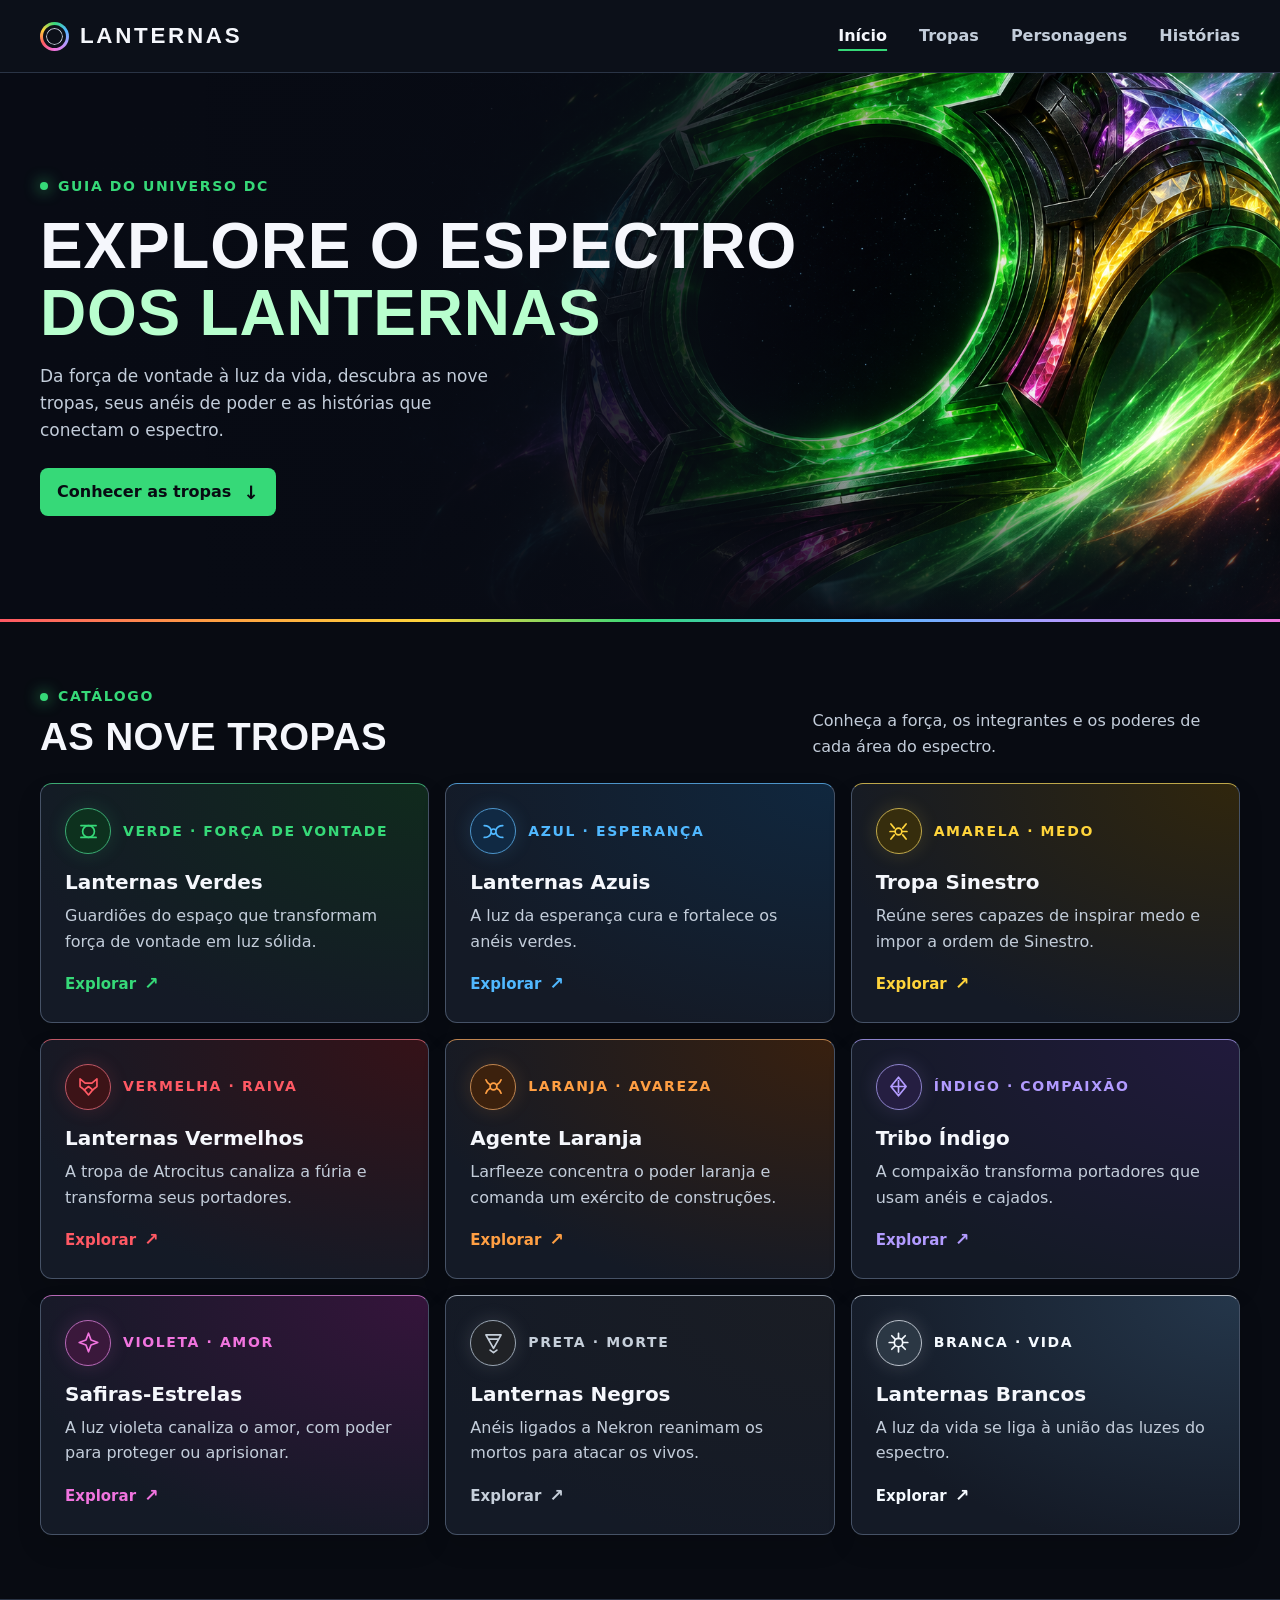
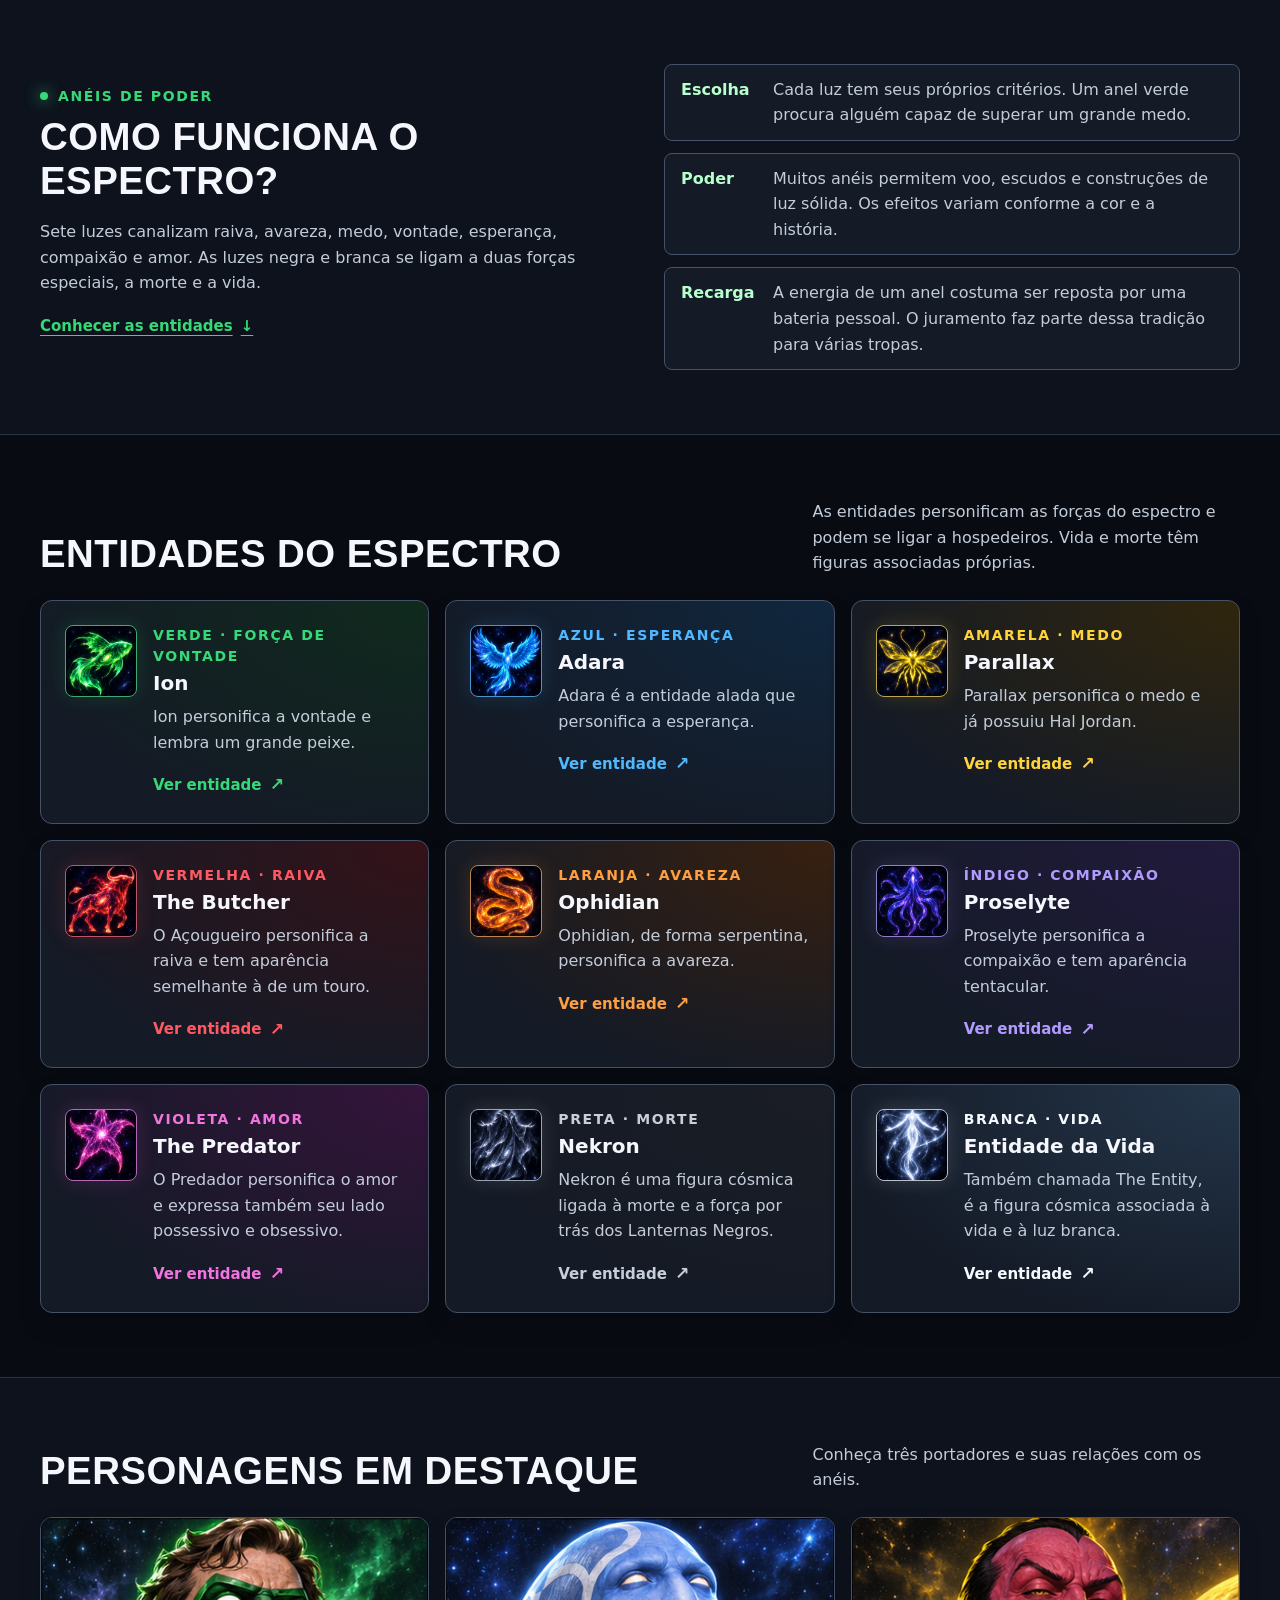
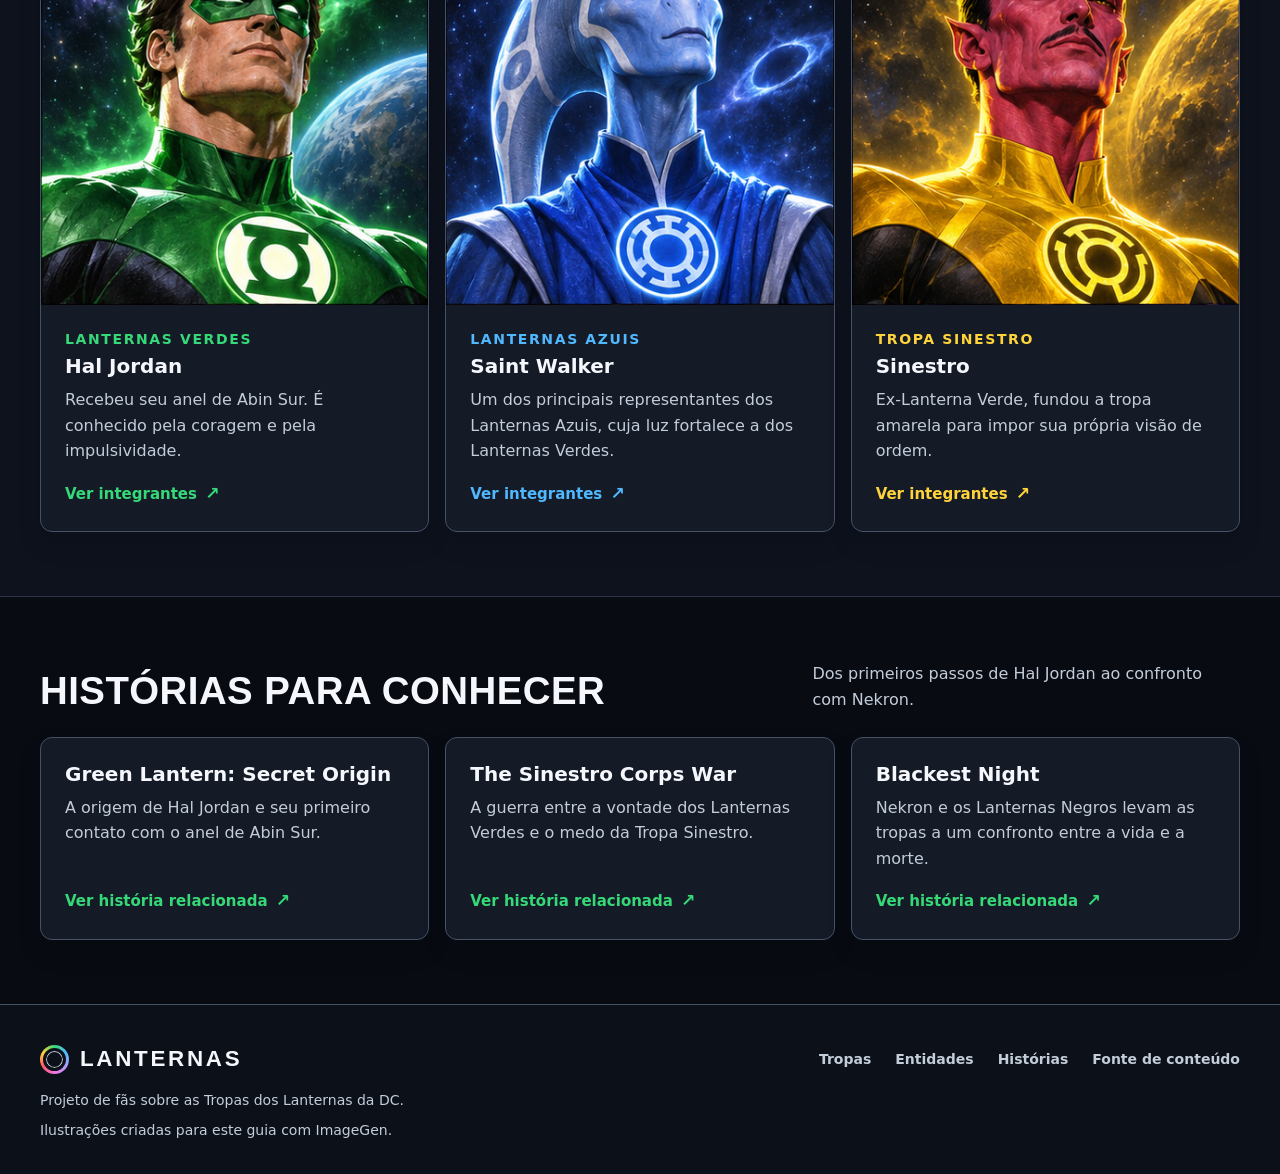
<file: app/index.html>
<!doctype html>
<html lang="pt-BR">
<head>
  <meta charset="utf-8">
  <meta name="viewport" content="width=device-width, initial-scale=1">
  <meta name="description" content="Conheça as nove tropas dos Lanternas da DC, os anéis de poder e as entidades do espectro.">
  <meta name="theme-color" content="#080b12">
  <title>Tropas dos Lanternas | Guia do espectro</title>
  <link rel="stylesheet" href="styles.css">
  <script defer src="conteudo.js"></script>
  <script defer src="site.js"></script>
</head>
<body>
  <a class="skip-link" href="#conteudo">Pular para o conteúdo</a>
  <header class="masthead">
    <div class="wrap header-inner">
      <a class="brand" href="index.html" aria-label="Lanternas, início">
        <span class="brand-mark" aria-hidden="true"></span><span>LANTERNAS</span>
      </a>
      <button class="menu-toggle" type="button" aria-controls="menu-principal" aria-expanded="false" hidden>Menu <span aria-hidden="true">☰</span></button>
      <nav class="main-nav" id="menu-principal" aria-label="Principal">
        <a href="#inicio" aria-current="location">Início</a>
        <a href="#tropas">Tropas</a>
        <a href="#personagens">Personagens</a>
        <a href="#historias">Histórias</a>
      </nav>
    </div>
  </header>
  <main id="conteudo" tabindex="-1">
    <section class="home-hero" id="inicio" aria-labelledby="titulo">
      <div class="wrap hero-inner">
        <p class="eyebrow"><span class="signal" aria-hidden="true"></span> Guia do universo DC</p>
        <h1 id="titulo">Explore o espectro<br><span>dos Lanternas</span></h1>
        <p class="hero-copy">Da força de vontade à luz da vida, descubra as nove tropas, seus anéis de poder e as histórias que conectam o espectro.</p>
        <a class="button button-primary" href="#tropas">Conhecer as tropas <span aria-hidden="true">↓</span></a>
      </div>
    </section>
    <div class="spectrum-rule" aria-hidden="true"></div>
    <section class="wrap section" id="tropas" aria-labelledby="titulo-tropas">
      <div class="section-heading">
        <div>
          <p class="eyebrow"><span class="signal" aria-hidden="true"></span> Catálogo</p>
          <h2 id="titulo-tropas">As nove tropas</h2>
        </div>
        <p>Conheça a força, os integrantes e os poderes de cada área do espectro.</p>
      </div>
      <div class="card-grid" id="grade-tropas"></div>
      <noscript><p>Ative o JavaScript para navegar pelo catálogo. O conteúdo também está no <a href="../docs/Tropas_dos_Lanternas_DC.md">guia em Markdown</a>.</p></noscript>
    </section>
    <section class="section section-band" id="aneis" aria-labelledby="titulo-aneis">
      <div class="wrap ring-panel">
        <div>
          <p class="eyebrow"><span class="signal" aria-hidden="true"></span> Anéis de poder</p>
          <h2 id="titulo-aneis">Como funciona o espectro?</h2>
          <p>Sete luzes canalizam raiva, avareza, medo, vontade, esperança, compaixão e amor. As luzes negra e branca se ligam a duas forças especiais, a morte e a vida.</p>
          <a class="text-link" href="#entidades">Conhecer as entidades <span aria-hidden="true">↓</span></a>
        </div>
        <dl class="ring-facts">
          <div><dt>Escolha</dt><dd>Cada luz tem seus próprios critérios. Um anel verde procura alguém capaz de superar um grande medo.</dd></div>
          <div><dt>Poder</dt><dd>Muitos anéis permitem voo, escudos e construções de luz sólida. Os efeitos variam conforme a cor e a história.</dd></div>
          <div><dt>Recarga</dt><dd>A energia de um anel costuma ser reposta por uma bateria pessoal. O juramento faz parte dessa tradição para várias tropas.</dd></div>
        </dl>
      </div>
    </section>
    <section class="wrap section" id="entidades" aria-labelledby="titulo-entidades">
      <div class="section-heading">
        <div><h2 id="titulo-entidades">Entidades do espectro</h2></div>
        <p>As entidades personificam as forças do espectro e podem se ligar a hospedeiros. Vida e morte têm figuras associadas próprias.</p>
      </div>
      <div class="card-grid" id="grade-entidades"></div>
    </section>
    <section class="section section-band" id="personagens" aria-labelledby="titulo-personagens">
      <div class="wrap">
        <div class="section-heading">
          <div><h2 id="titulo-personagens">Personagens em destaque</h2></div>
          <p>Conheça três portadores e suas relações com os anéis.</p>
        </div>
        <div class="card-grid" id="grade-personagens"></div>
      </div>
    </section>
    <section class="wrap section" id="historias" aria-labelledby="titulo-historias">
      <div class="section-heading">
        <div><h2 id="titulo-historias">Histórias para conhecer</h2></div>
        <p>Dos primeiros passos de Hal Jordan ao confronto com Nekron.</p>
      </div>
      <div class="card-grid" id="grade-historias"></div>
    </section>
  </main>
  <footer class="site-footer">
    <div class="wrap footer-inner">
      <div>
        <a class="brand" href="#inicio"><span class="brand-mark" aria-hidden="true"></span> LANTERNAS</a>
        <p>Projeto de fãs sobre as Tropas dos Lanternas da DC.</p>
        <p class="art-credit">Ilustrações criadas para este guia com ImageGen.</p>
      </div>
      <nav aria-label="Rodapé">
        <a href="#tropas">Tropas</a>
        <a href="#entidades">Entidades</a>
        <a href="#historias">Histórias</a>
        <a href="../docs/Tropas_dos_Lanternas_DC.md">Fonte de conteúdo</a>
      </nav>
    </div>
  </footer>
</body>
</html>
</file>
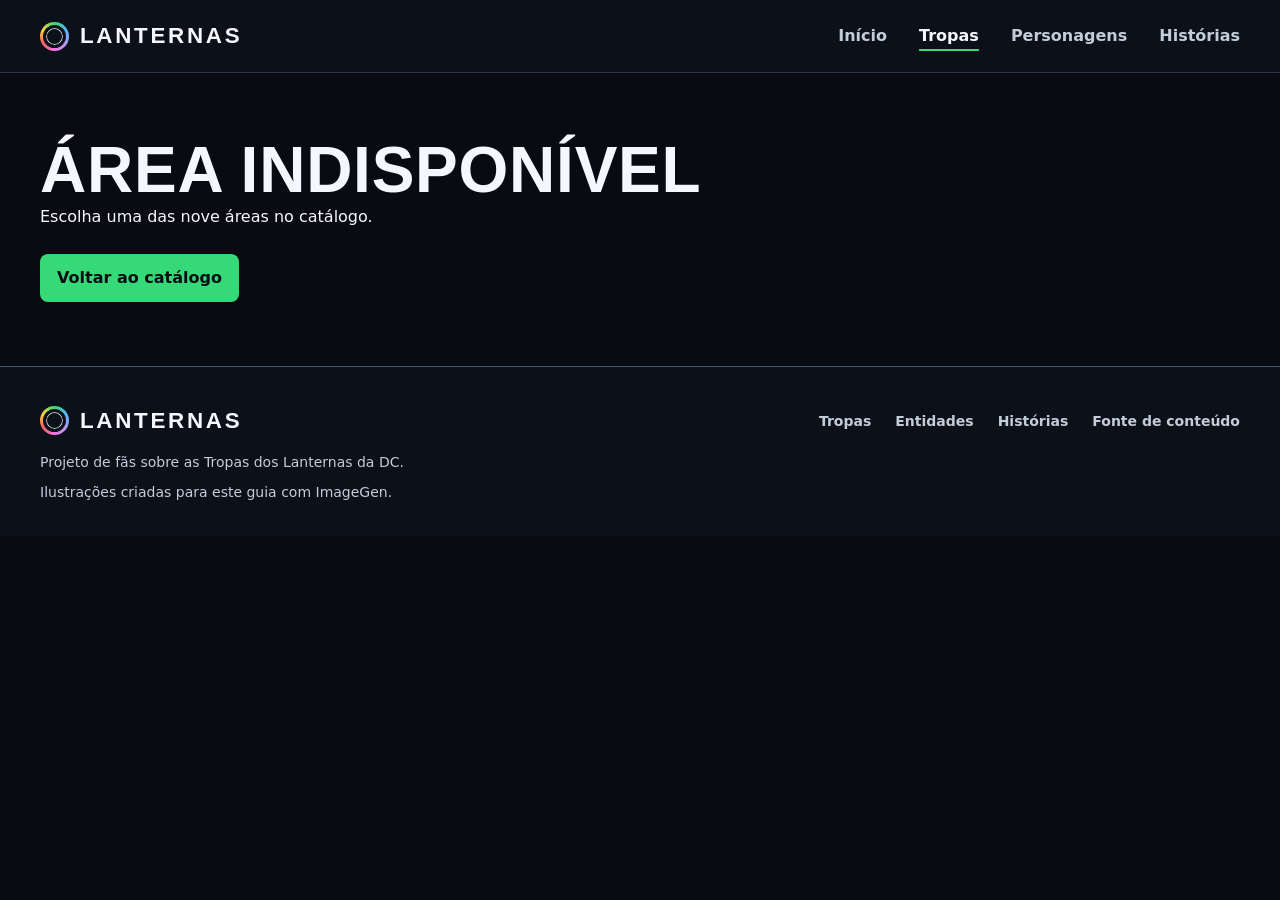
<file: app/tropa.html>
<!doctype html>
<html lang="pt-BR">
<head>
  <meta charset="utf-8">
  <meta name="viewport" content="width=device-width, initial-scale=1">
  <meta name="theme-color" content="#080b12">
  <title>Tropa | Lanternas</title>
  <link rel="stylesheet" href="styles.css">
  <script defer src="conteudo.js"></script>
  <script defer src="site.js"></script>
</head>
<body>
  <a class="skip-link" href="#conteudo">Pular para o conteúdo</a>
  <header class="masthead">
    <div class="wrap header-inner">
      <a class="brand" href="index.html" aria-label="Lanternas, início">
        <span class="brand-mark" aria-hidden="true"></span><span>LANTERNAS</span>
      </a>
      <button class="menu-toggle" type="button" aria-controls="menu-principal" aria-expanded="false" hidden>Menu <span aria-hidden="true">☰</span></button>
      <nav class="main-nav" id="menu-principal" aria-label="Principal">
        <a href="index.html">Início</a>
        <a href="index.html#tropas" aria-current="location">Tropas</a>
        <a href="index.html#personagens">Personagens</a>
        <a href="index.html#historias">Histórias</a>
      </nav>
    </div>
  </header>
  <main id="conteudo" class="troop-page" tabindex="-1">
    <noscript>
      <div class="wrap section"><h1>Área da tropa</h1><p>Ative o JavaScript para abrir esta área ou consulte o <a href="../docs/Tropas_dos_Lanternas_DC.md">guia em Markdown</a>.</p></div>
    </noscript>
  </main>
  <footer class="site-footer">
    <div class="wrap footer-inner">
      <div>
        <a class="brand" href="index.html"><span class="brand-mark" aria-hidden="true"></span> LANTERNAS</a>
        <p>Projeto de fãs sobre as Tropas dos Lanternas da DC.</p>
        <p class="art-credit">Ilustrações criadas para este guia com ImageGen.</p>
      </div>
      <nav aria-label="Rodapé">
        <a href="index.html#tropas">Tropas</a>
        <a href="index.html#entidades">Entidades</a>
        <a href="index.html#historias">Histórias</a>
        <a href="../docs/Tropas_dos_Lanternas_DC.md">Fonte de conteúdo</a>
      </nav>
    </div>
  </footer>
</body>
</html>
</file>
<file: app/styles.css>
:root {
  --bg: #080b12;
  --surface: #141a26;
  --surface-raised: #202939;
  --border: #465266;
  --control-border: #78869a;
  --text: #f5f7fc;
  --text-muted: #c3cdda;
  --focus: #fff;
  --radius-card: 12px;
  --radius-control: 8px;
  --content-width: 1200px;
  --accent: #36d978;
  --glow: #b8ffce;
  --spectrum: linear-gradient(90deg, #ff5964, #ff9f43, #ffd43b, #36d978, #50b8ff, #b29bff, #f174df);
  --heading: "Barlow Condensed", "Arial Narrow", "Franklin Gothic Demi Cond", Impact, sans-serif;
}

[data-area="verde"]   { --area-bg: #071a12; --area-surface: #102a1d; --accent: #36d978; --glow: #b8ffce; }
[data-area="azul"]    { --area-bg: #071629; --area-surface: #10273e; --accent: #50b8ff; --glow: #c6f0ff; }
[data-area="amarela"] { --area-bg: #1b1607; --area-surface: #30260d; --accent: #ffd43b; --glow: #fff1a8; }
[data-area="vermelha"]{ --area-bg: #21090c; --area-surface: #351218; --accent: #ff5964; --glow: #ffc0b8; }
[data-area="laranja"] { --area-bg: #211006; --area-surface: #38200f; --accent: #ff9f43; --glow: #ffd3a0; }
[data-area="indigo"]  { --area-bg: #120d27; --area-surface: #211a3c; --accent: #b29bff; --glow: #e4daff; }
[data-area="violeta"] { --area-bg: #210b25; --area-surface: #35143b; --accent: #f174df; --glow: #ffd4f6; }
[data-area="preta"]   { --area-bg: #090a0d; --area-surface: #1a1d24; --accent: #c6cfda; --glow: #f2f5f8; }
[data-area="branca"]  { --area-bg: #101c2b; --area-surface: #24364a; --accent: #f5faff; --glow: #d2efff; }

*, *::before, *::after { box-sizing: border-box; }

body {
  margin: 0;
  background: var(--bg);
  color: var(--text);
  font-family: Inter, system-ui, sans-serif;
  font-size: 1rem;
  line-height: 1.6;
}

a { color: inherit; }
button { font: inherit; }
p, h1, h2, h3, figure, dl, dd { margin: 0; }
p { max-width: 68ch; }
[id] { scroll-margin-top: 24px; }
[hidden] { display: none !important; }

:focus-visible {
  outline: 3px solid var(--focus);
  outline-offset: 4px;
}

h1, h2 {
  font-family: var(--heading);
  font-weight: 700;
  text-transform: uppercase;
  letter-spacing: .012em;
  overflow-wrap: anywhere;
}

h1 { font-size: clamp(2.25rem, 5vw, 4.5rem); line-height: 1.05; }
h2 { font-size: clamp(1.75rem, 3vw, 2.75rem); line-height: 1.15; }
h3 { font-size: 1.25rem; line-height: 1.25; }

.wrap {
  width: min(var(--content-width), calc(100% - 64px));
  margin-inline: auto;
}

.skip-link {
  position: absolute;
  z-index: 5;
  top: 8px;
  left: 8px;
  padding: 10px 16px;
  background: var(--text);
  color: var(--bg);
  border-radius: var(--radius-control);
  transform: translateY(-150%);
}

.skip-link:focus { transform: none; }

.masthead {
  position: relative;
  z-index: 2;
  background: #0c1019;
  border-bottom: 1px solid #2a3445;
}

.header-inner {
  display: flex;
  align-items: center;
  justify-content: space-between;
  gap: 24px;
  min-height: 72px;
}

.brand {
  display: inline-flex;
  align-items: center;
  gap: 11px;
  min-height: 44px;
  color: var(--text);
  font-family: var(--heading);
  font-size: 1.4rem;
  font-weight: 700;
  letter-spacing: .12em;
  text-decoration: none;
}

.brand-mark {
  width: 29px;
  height: 29px;
  flex: 0 0 29px;
  border-radius: 50%;
  background: conic-gradient(#36d978, #50b8ff, #b29bff, #f174df, #ff5964, #ffd43b, #36d978);
  display: grid;
  place-items: center;
}

.brand-mark::before {
  content: "";
  width: 23px;
  height: 23px;
  border: 3px solid #0c1019;
  border-radius: 50%;
  background: #0c1019;
  box-shadow: inset 0 0 0 1px var(--text-muted);
}

.main-nav { display: flex; align-items: center; gap: 32px; }

.main-nav a, .site-footer nav a {
  display: inline-flex;
  align-items: center;
  min-width: 44px;
  min-height: 44px;
  color: var(--text-muted);
  font-weight: 600;
  text-decoration: none;
}

.main-nav a:hover, .site-footer nav a:hover { color: var(--text); text-decoration: underline; }

.main-nav a[aria-current] {
  color: var(--text);
  text-decoration: underline;
  text-decoration-color: var(--accent);
  text-decoration-thickness: 2px;
  text-underline-offset: 8px;
}

.menu-toggle {
  display: none;
  min-width: 44px;
  min-height: 44px;
  padding: 6px 12px;
  background: var(--surface);
  border: 1px solid var(--control-border);
  border-radius: var(--radius-control);
  color: var(--text);
  font-weight: 600;
  cursor: pointer;
}

.menu-toggle span { margin-inline-start: 4px; }

.home-hero {
  display: grid;
  align-items: center;
  min-height: 546px;
  background-color: #080b14;
  background-image:
    linear-gradient(90deg, #080b14 2%, #080b14f5 24%, #080b14d9 54%, #080b1455 67%, transparent 83%),
    linear-gradient(0deg, #080b14 0%, transparent 28%),
    url("assets/espectro.png"),
    radial-gradient(ellipse at 70% 40%, #163d40 0%, #111b32 38%, #080b14 70%);
  background-size: cover, cover, min(84%, 1350px) auto, cover;
  background-position: center, center, right center, center;
  background-repeat: no-repeat;
}

.hero-inner { padding-block: 72px; }

.eyebrow, .card-kicker {
  color: var(--accent);
  font-size: .875rem;
  font-weight: 700;
  letter-spacing: .115em;
  line-height: 1.5;
  text-transform: uppercase;
}

.eyebrow { display: flex; align-items: center; gap: 10px; }

.signal {
  width: 8px;
  height: 8px;
  border-radius: 50%;
  background: var(--accent);
  box-shadow: 0 0 15px var(--accent);
  flex: 0 0 8px;
}

.home-hero h1 { margin-block: 16px; }
.home-hero h1 span { color: var(--glow); }
.hero-copy { max-width: 43ch; color: var(--text-muted); font-size: 1.0625rem; }

.button {
  display: inline-flex;
  align-items: center;
  justify-content: center;
  gap: 12px;
  min-width: 44px;
  min-height: 48px;
  margin-top: 24px;
  padding: 10px 16px;
  border: 1px solid transparent;
  border-radius: var(--radius-control);
  font-weight: 700;
  line-height: 1.25;
  text-decoration: none;
}

.button-primary { background: var(--accent); color: var(--area-bg, #080b12); }
.button-primary:hover { background: var(--glow); }
.button-secondary { border-color: var(--control-border); background: transparent; color: var(--text); }
.button-secondary:hover { background: var(--surface-raised); border-color: var(--accent); }
.button span, .card-link span { font-size: 1.15em; }
.spectrum-rule { height: 3px; background: var(--spectrum); }

.section { padding-block: 64px; }

.section-band {
  background: #0d121d;
  border-block: 1px solid #2a3445;
}

.section-heading {
  display: flex;
  justify-content: space-between;
  align-items: end;
  gap: 24px;
  margin-bottom: 24px;
}

.section-heading .eyebrow { margin-bottom: 8px; }
.section-heading > p { max-width: 42ch; color: var(--text-muted); }
.card-grid { display: grid; grid-template-columns: repeat(3, minmax(0, 1fr)); gap: 16px; }

.card {
  min-width: 0;
  padding: 24px;
  border: 1px solid var(--border);
  border-radius: var(--radius-card);
  background: var(--surface);
  box-shadow: 0 12px 25px #0002;
}

a.card { text-decoration: none; }
a.card:hover { border-color: var(--accent); }
a.card:hover .card-link { text-decoration: underline; }

.troop-card, .entity-card {
  background: radial-gradient(ellipse at top right, var(--area-surface), var(--surface) 78%);
}

.troop-card {
  display: flex;
  flex-direction: column;
  align-items: start;
  border-top-color: color-mix(in srgb, var(--accent) 65%, var(--border));
}

.troop-card-top { display: flex; align-items: center; gap: 12px; margin-bottom: 16px; }

.emblem {
  display: inline-grid;
  place-items: center;
  flex: 0 0 auto;
  width: 46px;
  height: 46px;
  color: var(--accent);
  background: color-mix(in srgb, var(--accent) 12%, var(--area-bg, var(--bg)));
  border: 1px solid color-mix(in srgb, var(--accent) 66%, var(--border));
  border-radius: 50%;
  box-shadow: 0 0 19px color-mix(in srgb, var(--accent) 15%, transparent);
}

.emblem svg { width: 27px; height: 27px; }
.card-description { margin-top: 8px; color: var(--text-muted); }

.card-link, .text-link {
  display: inline-flex;
  align-items: center;
  gap: 8px;
  color: var(--accent);
  font-size: .9375rem;
  font-weight: 700;
}

.card-link { margin-top: auto; padding-top: 16px; }
.text-link { min-height: 44px; margin-top: 8px; text-underline-offset: 4px; }
.text-link:hover { color: var(--glow); }

.ring-panel {
  display: grid;
  grid-template-columns: 1fr 1fr;
  gap: 48px;
  align-items: center;
}

.ring-panel h2 { margin-block: 8px 16px; }
.ring-panel p:not(.eyebrow) { color: var(--text-muted); }
.ring-facts { display: grid; gap: 12px; }

.ring-facts > div {
  display: grid;
  grid-template-columns: minmax(5rem, auto) 1fr;
  gap: 12px;
  align-items: baseline;
}

.ring-panel .ring-facts > div {
  padding: 12px 16px;
  background: var(--surface);
  border: 1px solid var(--border);
  border-radius: var(--radius-control);
}

.ring-facts dt { color: var(--glow); font-weight: 700; }
.ring-facts dd { color: var(--text-muted); }
.entity-card { display: flex; align-items: start; gap: 16px; }
.entity-card h3 { margin-top: 4px; }
.story-card, .character-copy { display: flex; flex-direction: column; align-items: start; }
.character-card { display: flex; flex-direction: column; padding: 0; overflow: hidden; }
.character-copy { flex: 1; padding: 24px; }
.character-copy h3 { margin-top: 4px; }

.portrait {
  aspect-ratio: 1;
  width: 100%;
  background-color: var(--area-surface);
  background-image: url("assets/retratos.png");
  background-size: 300% 300%;
  background-position: var(--atlas-x) var(--atlas-y);
  background-repeat: no-repeat;
}

[data-portrait="verde"]    { --atlas-x: 0%; --atlas-y: 0%; --entity-y: 0%; }
[data-portrait="azul"]     { --atlas-x: 50%; --atlas-y: 0%; --entity-y: 0%; }
[data-portrait="amarela"]  { --atlas-x: 100%; --atlas-y: 0%; --entity-y: 0%; }
[data-portrait="vermelha"] { --atlas-x: 0%; --atlas-y: 50%; --entity-y: 43%; }
[data-portrait="laranja"]  { --atlas-x: 50%; --atlas-y: 50%; --entity-y: 43%; }
[data-portrait="indigo"]   { --atlas-x: 100%; --atlas-y: 50%; --entity-y: 43%; }
[data-portrait="violeta"]  { --atlas-x: 0%; --atlas-y: 100%; --entity-y: 92.5%; }
[data-portrait="preta"]    { --atlas-x: 50%; --atlas-y: 100%; --entity-y: 92.5%; }
[data-portrait="branca"]   { --atlas-x: 100%; --atlas-y: 100%; --entity-y: 92.5%; }

.entity-art {
  width: 72px;
  flex: 0 0 auto;
  background-image: url("assets/entidades.png");
  background-size: 300% 345%;
  background-position: var(--atlas-x) var(--entity-y);
  border: 1px solid color-mix(in srgb, var(--accent) 65%, var(--border));
  border-radius: var(--radius-control);
  box-shadow: 0 0 19px color-mix(in srgb, var(--accent) 15%, transparent);
}

.detail-entity .entity-art { width: 112px; }

.site-footer { padding-block: 32px; border-top: 1px solid var(--border); background: #0c1019; }
.footer-inner { display: flex; justify-content: space-between; align-items: start; gap: 24px; }
.footer-inner p { color: var(--text-muted); font-size: .875rem; margin-top: 8px; }
.site-footer nav { display: flex; flex-wrap: wrap; gap: 0 24px; }
.site-footer nav a { font-size: .875rem; }

.troop-page { background: var(--area-bg, var(--bg)); }

.detail-hero {
  background: radial-gradient(ellipse at 72% 32%, var(--area-surface), transparent 68%);
  border-bottom: 1px solid var(--border);
}

.detail-hero-inner {
  display: grid;
  grid-template-columns: 1fr minmax(0, 370px);
  align-items: center;
  gap: 48px;
  padding-block: 48px;
}

.breadcrumb {
  display: flex;
  align-items: center;
  gap: 8px;
  margin-bottom: 24px;
  color: var(--text-muted);
  font-size: .875rem;
}

.breadcrumb a { display: inline-flex; align-items: center; min-height: 44px; text-underline-offset: 4px; }
.breadcrumb a:hover { color: var(--glow); }
.detail-emblem { display: flex; align-items: center; gap: 12px; }
.detail-hero h1 { margin-block: 12px; }

.detail-portrait {
  overflow: hidden;
  border: 1px solid color-mix(in srgb, var(--accent) 65%, var(--border));
  border-radius: var(--radius-card);
  background: var(--area-surface);
  box-shadow: 0 0 48px color-mix(in srgb, var(--accent) 15%, transparent);
}

.detail-portrait figcaption {
  display: flex;
  flex-wrap: wrap;
  align-items: baseline;
  justify-content: space-between;
  gap: 4px 16px;
  padding: 12px 16px;
  font-weight: 700;
}

.detail-portrait figcaption span { color: var(--text-muted); font-size: .875rem; font-weight: 400; }
.detail-layout { display: grid; grid-template-columns: 1fr 1fr; align-items: stretch; gap: 16px; }
.detail-layout section { min-width: 0; }
.detail-layout h2, .area-nav h2 { margin-bottom: 12px; }
.detail-layout p { color: var(--text-muted); }
.detail-layout p + p { margin-top: 8px; }
.detail-layout p + h3 { margin-top: 16px; }
.detail-layout h3 + p { margin-top: 8px; }
.detail-intro { padding: 24px 24px 24px 0; }
.detail-facts, .detail-entity { background: var(--area-surface); }
.detail-entity { display: flex; align-items: start; gap: 16px; grid-column: 1 / -1; }
.detail-entity strong { color: var(--text); }
.detail-layout #historia { grid-column: 1 / -1; }
.member-list { padding-left: 22px; margin-block: 0; color: var(--text-muted); }
.member-list li + li { margin-top: 4px; }
.member-list li::marker { color: var(--accent); }
.area-nav { margin-top: 48px; }
.area-links { display: flex; flex-wrap: wrap; gap: 8px; }

.area-link {
  display: inline-flex;
  gap: 8px;
  align-items: center;
  min-height: 44px;
  padding: 6px 10px;
  background: var(--surface);
  border: 1px solid var(--border);
  border-radius: var(--radius-control);
  color: var(--text);
  font-size: .875rem;
  text-decoration: none;
}

.area-link .emblem { width: 28px; height: 28px; }
.area-link .emblem svg { width: 18px; height: 18px; }
.area-link:hover, .area-link[aria-current] { border-color: var(--accent); text-decoration: underline; }

@media (max-width: 1023px) {
  .card-grid { grid-template-columns: repeat(2, minmax(0, 1fr)); }
  .detail-hero-inner { grid-template-columns: 1fr minmax(0, 290px); gap: 24px; }
}

@media (max-width: 767px) {
  .wrap { width: calc(100% - 32px); }
  .header-inner { flex-wrap: wrap; min-height: 64px; gap: 0 12px; }
  .menu-toggle:not([hidden]) { display: inline-flex; align-items: center; gap: 4px; }
  .main-nav { flex: 0 0 100%; flex-wrap: wrap; gap: 0 16px; padding-block: 4px 12px; }
  .menu-toggle:not([hidden]) + .main-nav:not(.is-open) { display: none; }
  .section { padding-block: 48px; }
  .section-heading { display: grid; gap: 12px; }
  .card-grid, .ring-panel, .detail-layout, .detail-hero-inner { grid-template-columns: 1fr; }
  .ring-panel { gap: 16px; }
  .detail-hero-inner { gap: 24px; padding-block: 16px 32px; }
  .detail-portrait { width: min(100%, 370px); }
  .detail-intro { padding: 0 0 8px; }
  .detail-entity { flex-wrap: wrap; }
  .footer-inner { flex-direction: column; }

  .home-hero {
    min-height: 0;
    background-image:
      linear-gradient(180deg, transparent, #080b1450 144px, #080b14d9 212px, #080b14 304px),
      url("assets/espectro.png"),
      radial-gradient(ellipse at 60% 26%, #163d40 0%, #111b32 30%, #080b14 66%);
    background-size: cover, auto 320px, cover;
    background-position: center, 76% top, center;
  }

  .hero-inner { padding-block: 228px 40px; }
}

@media (max-width: 360px) {
  .card { padding: 16px; }
  .character-card { padding: 0; }
  .character-copy { padding: 16px; }
  .ring-facts > div { grid-template-columns: 1fr; gap: 4px; }
}
</file>
